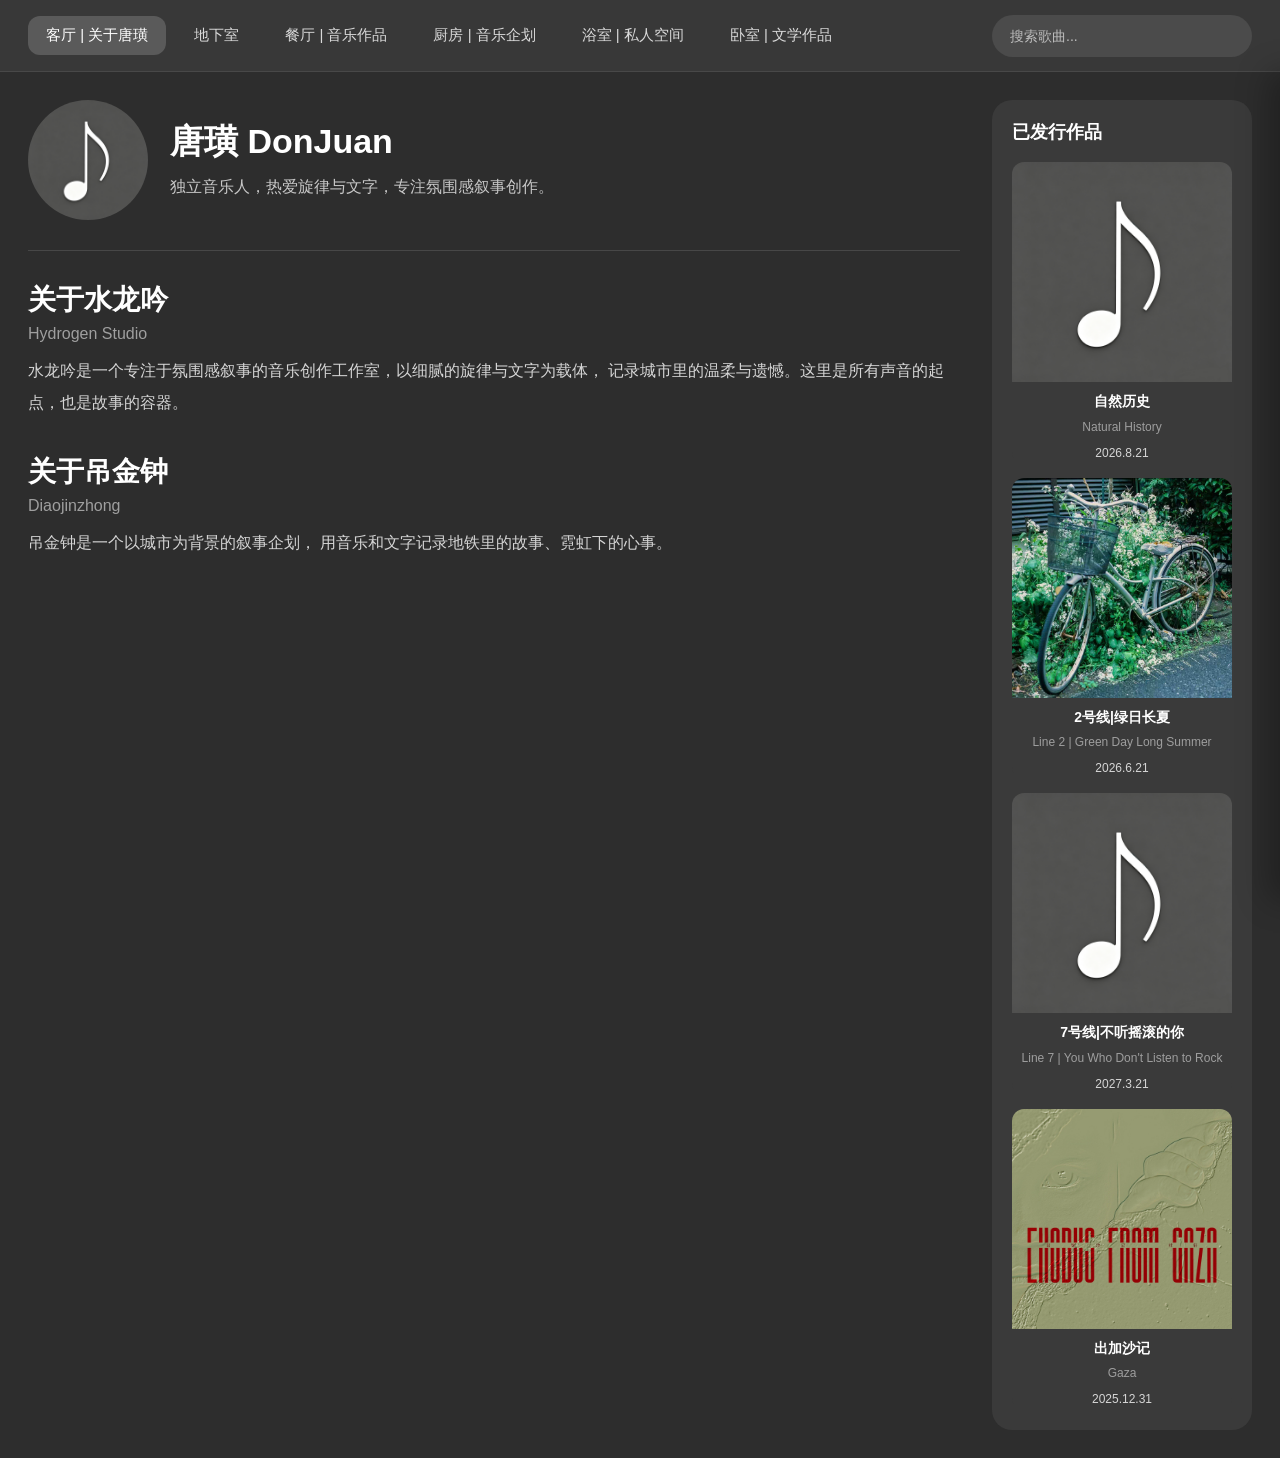
<file: donjuan/index.html>
<!DOCTYPE html>
<html lang="zh-CN">
<head>
<meta charset="UTF-8">
<meta name="viewport" content="width=device-width, initial-scale=1.0">

<title>唐璜 DonJuan</title>

<link rel="stylesheet" href="style.css">
</head>

<body>

<header class="top-header">

    <nav class="top-nav">

        <div class="nav-item active" onclick="switchTab('home')">
            客厅 | 关于唐璜
        </div>

        <div class="nav-item" onclick="switchTab('playlist')">
            地下室
        </div>

        <div class="nav-item work-nav-container" onclick="switchTab('work')">
            餐厅 | 音乐作品

            <div class="work-dropdown">
                <div class="dropdown-item multi-filter" data-type="all">全部作品</div>
                <div class="dropdown-item multi-filter" data-type="album">专辑</div>
                <div class="dropdown-item multi-filter" data-type="ep">EP</div>
                <div class="dropdown-item multi-filter" data-type="single">单曲</div>
            </div>
        </div>

        <div class="nav-item" onclick="switchTab('project')">
            厨房 | 音乐企划
        </div>

        <div class="nav-item" onclick="switchTab('private')">
            浴室 | 私人空间
        </div>

        <div class="nav-item" onclick="switchTab('literature')">
            卧室 | 文学作品
        </div>

    </nav>

    <div class="search-box">

        <input
            type="text"
            id="search-input"
            class="search-input"
            placeholder="搜索歌曲..."
            oninput="searchSong()"
        >

        <div
            id="search-result"
            class="search-result"
        ></div>

    </div>

</header>

<!-- 首页 -->
<div id="page-home" class="page active">

    <div class="container home-container">

        <div class="home-main">

            <section class="profile-section">

                <div class="profile-avatar">
                    <img src="picture/zhanweifu.png" alt="头像">
                </div>

                <div class="profile-info">
                    <h1 class="profile-name">唐璜 DonJuan</h1>

                    <div class="profile-bio">
                        <p>
                            独立音乐人，热爱旋律与文字，专注氛围感叙事创作。
                        </p>
                    </div>
                </div>

            </section>

            <hr class="home-divider">

            <section class="studio-section">
                <h2 class="studio-title">关于水龙吟</h2>
                <p class="studio-subtitle">Hydrogen Studio</p>

                <p class="studio-desc">
                    水龙吟是一个专注于氛围感叙事的音乐创作工作室，以细腻的旋律与文字为载体，
                    记录城市里的温柔与遗憾。这里是所有声音的起点，也是故事的容器。
                </p>
            </section>

            <section class="studio-section">
                <h2 class="studio-title">关于吊金钟</h2>
                <p class="studio-subtitle">Diaojinzhong</p>

                <p class="studio-desc">
                    吊金钟是一个以城市为背景的叙事企划，
                    用音乐和文字记录地铁里的故事、霓虹下的心事。
                </p>
            </section>

        </div>

        <!-- 右侧作品栏 -->
        <aside class="home-sidebar">

            <h3 class="sidebar-title">
                已发行作品
            </h3>

            <div class="sidebar-works" id="sidebar-works">
            </div>

        </aside>

    </div>
</div>

<!-- 曲序页 -->
<div id="page-playlist" class="page">

    <div class="container">

        <h2 class="section-title">
            地下室
        </h2>

        <div class="playlist-table">

            <div class="table-header">

                <div class="col-num">
                    DxV-编号
                </div>

                <div class="col-title">
                    中文名
                </div>

                <div class="col-en-title">
                    英文名
                </div>

                <div class="col-creation">
                    创作时间
                </div>

                <div class="col-age">
                    年龄
                </div>

                <div class="col-release">
                    发行时间
                </div>

                <div class="col-style">
                    风格
                </div>

                <div class="col-play">
                    播放
                </div>

                <div class="col-lyrics">
                    歌词详情
                </div>

            </div>

            <div id="playlist-body"></div>

        </div>

    </div>

</div>

<!-- 音乐作品页 -->
<div id="page-work" class="page">

    <div class="container">

        <h2 class="section-title">
            餐厅 | 音乐作品
        </h2>

        <section class="work-group">

            <div
                id="work-list"
                class="album-list"
            ></div>

        </section>

    </div>

</div>

<!-- 音乐企划 -->
<div id="page-project" class="page">

    <div class="container">
        <h2 class="section-title">
            厨房 | 音乐企划
        </h2>
    </div>

</div>

<!-- 私人空间 -->
<div id="page-private" class="page">

    <div class="container">
        <h2 class="section-title">
            浴室 | 私人空间
        </h2>
    </div>

</div>

<!-- 文学作品 -->
<div id="page-literature" class="page">

    <div class="container">
        <h2 class="section-title">
            卧室 | 文学作品
        </h2>
    </div>

</div>

<!-- 歌词侧栏 -->
<div id="lyrics-sidebar" class="lyrics-sidebar">

    <div class="lyrics-header">

        <h3 id="lyrics-title">
            歌词
        </h3>

        <button onclick="closeLyricsSidebar()">
            ×
        </button>

    </div>

    <div
        class="lyrics-body"
        id="lyrics-body"
    ></div>

</div>

<!-- 数据 -->
<script src="js/longzu.js"></script>
<script src="js/subway.js"></script>
<script src="js/playlist.js"></script>
<script src="js/lyrics.js"></script>
<script src="js/album.js"></script>

<!-- 主脚本 -->
<script src="script.js"></script>

</body>
</html>
</file>
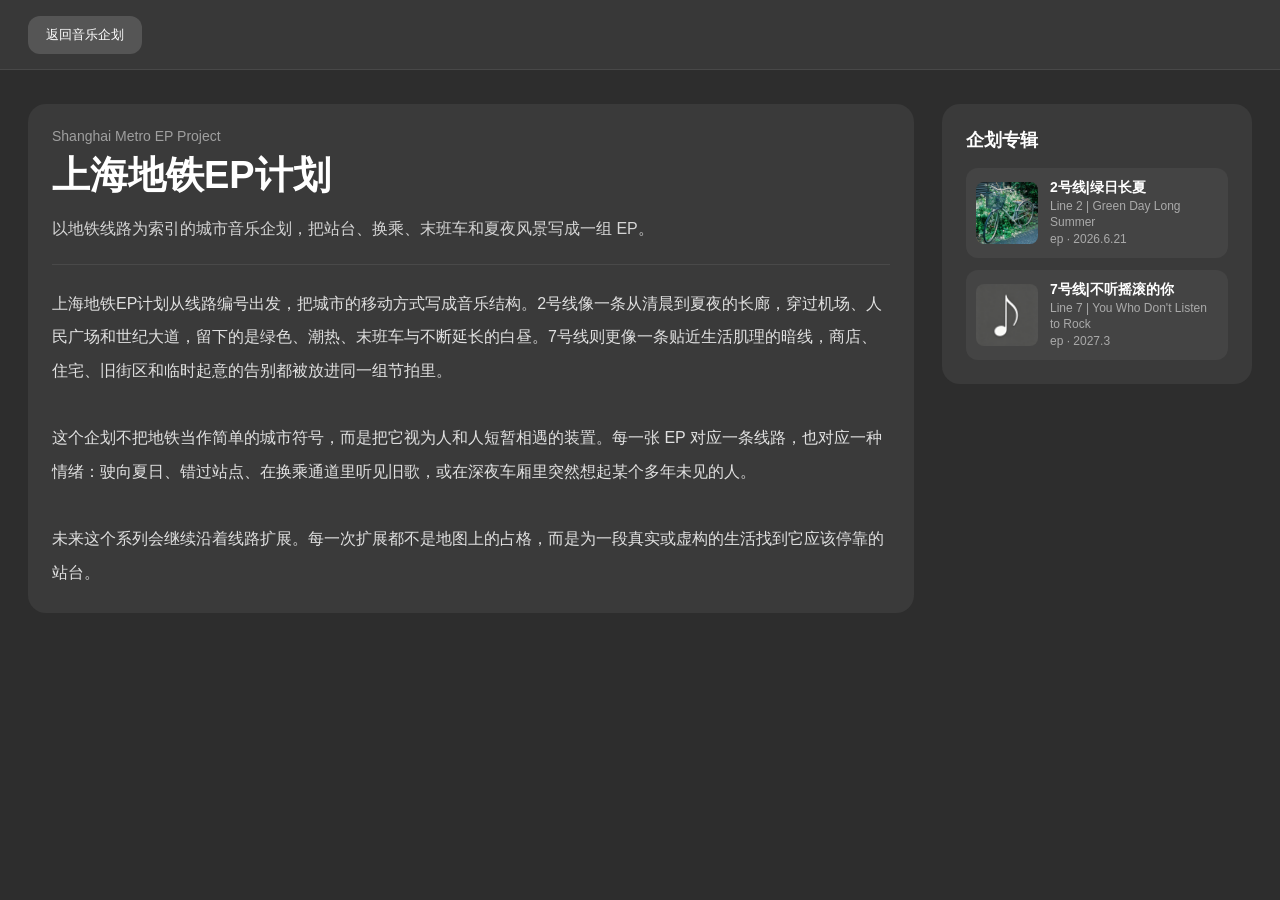
<file: project-detail.html>
<!DOCTYPE html>
<html lang="zh-CN">
<head>
<meta charset="UTF-8">
<meta name="viewport" content="width=device-width, initial-scale=1.0">

<title>音乐企划详情 - 唐璜 DonJuan</title>

<script>
if (localStorage.getItem("donjuan-theme") === "light") {
    document.documentElement.classList.add("theme-light-preload");
}
</script>

<link rel="stylesheet" href="style.css">
</head>

<body class="project-detail-page">

<header class="back-bar">
    <button class="mini-btn" onclick="location.href='index.html#page-project'">
        返回音乐企划
    </button>
</header>

<main class="project-detail-container">
    <article class="project-detail-main">
        <p id="project-detail-en" class="project-detail-en"></p>
        <h1 id="project-detail-title"></h1>
        <p id="project-detail-info"></p>
        <div id="project-detail-article" class="project-detail-article"></div>
    </article>

    <aside class="project-detail-sidebar">
        <h2>企划专辑</h2>
        <div id="project-detail-albums"></div>
    </aside>
</main>

<script src="js/album.js"></script>
<script src="js/project.js"></script>
<script src="js/theme.js"></script>
<script>
function getCoverPath(cover) {
    if (!cover || cover === "占位符") return "picture/zhanweifu.png";
    if (
        cover.startsWith("picture/") ||
        cover.startsWith("http://") ||
        cover.startsWith("https://")
    ) return cover;
    return `picture/${cover}`;
}

function renderProjectDetail() {
    const params = new URLSearchParams(location.search);
    const title = params.get("id");
    const project = (window.projects || [])
        .find(item => item.title === title) ||
        (window.projects || [])[0];

    if (!project) return;

    document.title = `${project.title} - 唐璜 DonJuan`;
    document.getElementById("project-detail-en").innerText =
        project.englishTitle || "";
    document.getElementById("project-detail-title").innerText =
        project.title || "";
    document.getElementById("project-detail-info").innerText =
        project.info || "";
    document.getElementById("project-detail-article").innerText =
        project.article || "暂无企划长文。";

    const albumWrap =
        document.getElementById("project-detail-albums");

    albumWrap.innerHTML = "";

    (project.albumTitles || [])
        .map(albumTitle =>
            (window.album || []).find(item => item.title === albumTitle)
        )
        .filter(Boolean)
        .forEach(item => {
            const row = document.createElement("a");
            row.className = "project-detail-album-card";
            row.href = `album-detail.html?id=${encodeURIComponent(item.title)}`;
            row.innerHTML = `
                <img src="${getCoverPath(item.cover)}" alt="${item.title}">
                <div>
                    <strong>${item.title}</strong>
                    <span>${item.englishTitle || ""}</span>
                    <small>${item.type || ""} · ${item.time || ""}</small>
                </div>
            `;
            albumWrap.appendChild(row);
        });
}

window.addEventListener("load", renderProjectDetail);
</script>

</body>
</html>
</file>
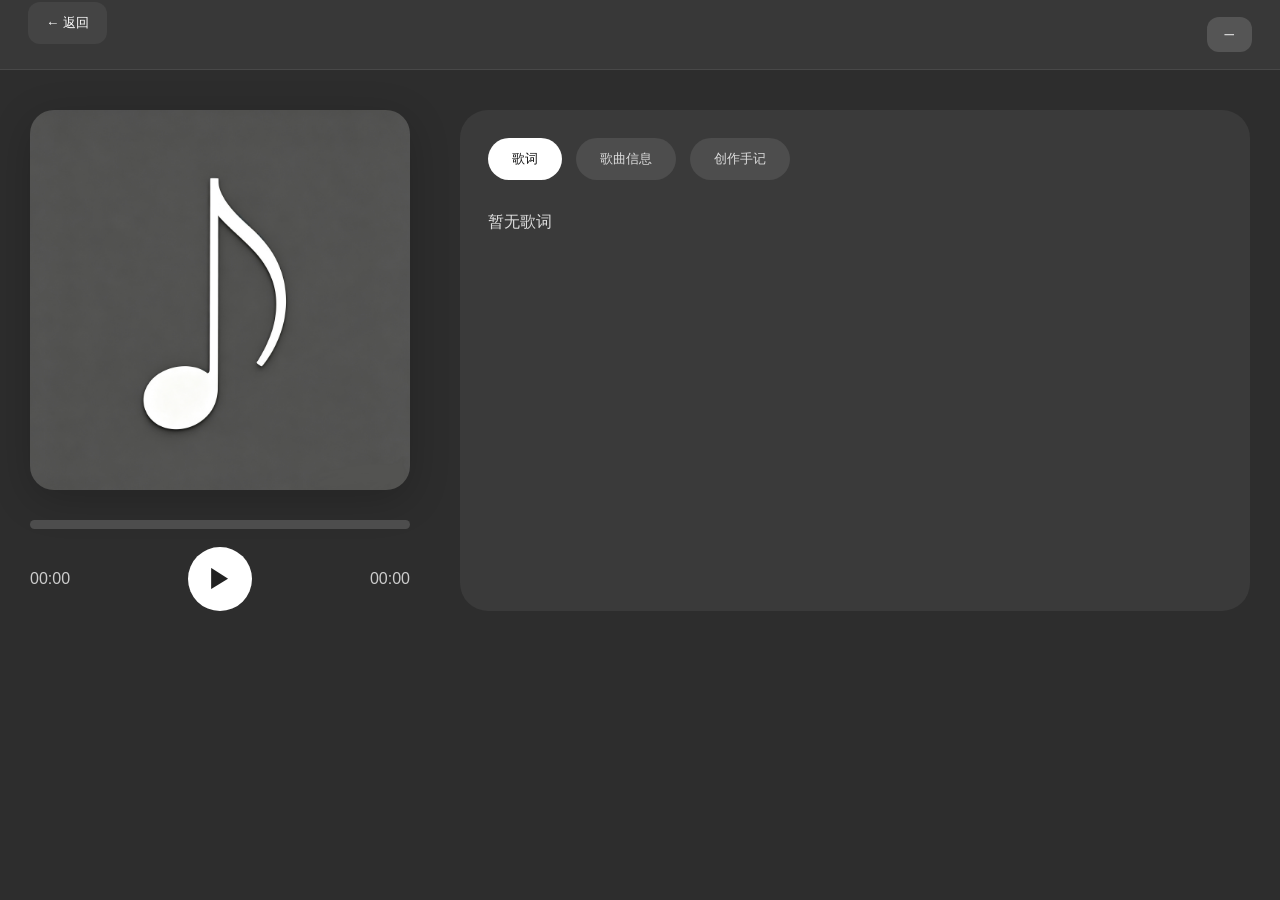
<file: donjuan/detail.html>
<!DOCTYPE html>
<html lang="zh-CN">
<head>
<meta charset="UTF-8">
<meta
    name="viewport"
    content="width=device-width, initial-scale=1.0"
>

<title>歌曲详情</title>

<link
    rel="stylesheet"
    href="style.css"
>
</head>

<body class="player-page">

<!-- 返回栏 -->
<div class="back-bar">

    <button
        class="back-btn"
        id="backBtn"
    >
        ← 返回
    </button>

    <button
        class="mini-btn"
        id="miniBtn"
    >
        ─
    </button>

</div>

<!-- 播放器 -->
<div
    class="detail-wrap"
    id="detailWrap"
>

    <!-- 左侧 -->
    <div class="detail-left">

        <div class="player-cover">

            <img
                id="song-cover"
                src="picture/zhanweifu.png"
                alt="cover"
            >

        </div>

        <div class="player-controls">

            <div class="progress-bar">

                <div
                    class="progress-fill"
                    id="progress"
                ></div>

            </div>

            <div class="control-row">

                <span id="cur">
                    00:00
                </span>

                <button
                    id="playBtn"
                    class="play-toggle"
                >
                    ▶
                </button>

                <span id="dur">
                    00:00
                </span>

            </div>

        </div>

    </div>

    <!-- 右侧 -->
    <div class="detail-right">

        <div class="tab-buttons">

            <button
                class="tab-btn active"
                onclick="switchTabDetail('lyrics')"
            >
                歌词
            </button>

            <button
                class="tab-btn"
                onclick="switchTabDetail('info')"
            >
                歌曲信息
            </button>

            <button
                class="tab-btn"
                onclick="switchTabDetail('note')"
            >
                创作手记
            </button>

        </div>

        <!-- 歌词 -->
        <div
            id="tab-lyrics"
            class="tab-content active"
        >

            <div
                class="lyrics-box"
                id="lyrics-content"
            ></div>

        </div>

        <!-- 信息 -->
        <div
            id="tab-info"
            class="tab-content"
        >

            <div class="info-box">

                <p>
                    <strong>歌曲：</strong>
                    <span id="song-title"></span>
                </p>

                <p>
                    <strong>歌手：</strong>
                    唐璜 DonJuan
                </p>

                <p>
                    <strong>时长：</strong>
                    <span id="song-duration"></span>
                </p>

                <p>
                    <strong>信息：</strong>
                    <span id="song-info"></span>
                </p>

            </div>

        </div>

        <!-- 手记 -->
        <div
            id="tab-note"
            class="tab-content"
        >

            <div
                id="song-note"
                class="note-box"
            ></div>

        </div>

    </div>

</div>

<!-- mini player -->
<div
    class="mini-player"
    id="miniPlayer"
>

    <button
        id="miniPlayBtn"
        class="mini-play-btn"
    >
        ▶
    </button>

    <div class="mini-song-info">

        <div id="miniSongTitle">
            未播放
        </div>

        <div class="mini-progress">

            <div
                id="miniProgress"
                class="mini-progress-fill"
            ></div>

        </div>

    </div>

</div>

<audio id="audio"></audio>

<!-- 数据 -->
<script src="js/playlist.js"></script>
<script src="js/lyrics.js"></script>

<script>

/* ==========================
   参数
========================== */

const params =
    new URLSearchParams(
        location.search
    );

const title =
    params.get("title");

/* ==========================
   数据读取
========================== */

let currentSong =
    window.playlist?.find(
        item =>
            item.title === title
    );

let lyric =
    window.lyricsData?.find(
        item =>
            item.title === title
    );

const DEFAULT_COVER =
    "picture/zhanweifu.png";

const TEST_AUDIO =
    "music/summer.mp3";

function getCoverPath(cover) {

    if (
        !cover ||
        cover === "占位符"
    ) {
        return DEFAULT_COVER;
    }

    if (
        cover.startsWith("picture/") ||
        cover.startsWith("http://") ||
        cover.startsWith("https://")
    ) {
        return cover;
    }

    return "picture/" + cover;
}

/* ==========================
   DOM
========================== */

const audio =
    document.getElementById(
        "audio"
    );

const playBtn =
    document.getElementById(
        "playBtn"
    );

const miniPlayBtn =
    document.getElementById(
        "miniPlayBtn"
    );

const progress =
    document.getElementById(
        "progress"
    );

const progressBar =
    document.querySelector(
        ".progress-bar"
    );

const miniProgress =
    document.getElementById(
        "miniProgress"
    );

/* ==========================
   初始化
========================== */

if (currentSong) {

    document.getElementById(
        "song-title"
    ).innerText =
        currentSong.title;

    document.getElementById(
        "miniSongTitle"
    ).innerText =
        currentSong.title;

    document.getElementById(
        "song-duration"
    ).innerText =
        currentSong.duration ||
        "00:00";

    document.getElementById(
        "song-cover"
    ).src =
        getCoverPath(
            currentSong.cover
        );

    audio.src =
        currentSong.audio ||
        TEST_AUDIO;
}

/* 歌词 */

document.getElementById(
    "lyrics-content"
).innerText =
    lyric?.lyrics ||
    "暂无歌词";

document.getElementById(
    "song-info"
).innerText =
    lyric?.info ||
    "暂无信息";

document.getElementById(
    "song-note"
).innerText =
    lyric?.note ||
    "暂无创作手记";

/* ==========================
   播放器
========================== */

function fmt(t) {

    if (isNaN(t))
        return "00:00";

    const m =
        String(
            Math.floor(t / 60)
        ).padStart(2, "0");

    const s =
        String(
            Math.floor(t % 60)
        ).padStart(2, "0");

    return `${m}:${s}`;
}

audio.onloadedmetadata =
    () => {

        document.getElementById(
            "dur"
        ).innerText =
            fmt(audio.duration);
    };

audio.ontimeupdate =
    () => {

        updateProgress();
    };

function updateProgress() {

        document.getElementById(
            "cur"
        ).innerText =
            fmt(audio.currentTime);

        if (
            audio.duration
        ) {

            const percent =
                audio.currentTime /
                audio.duration *
                100;

            progress.style.width =
                percent + "%";

            miniProgress.style.width =
                percent + "%";
        }
}

function seekByClientX(clientX) {

    if (!audio.duration)
        return;

    const rect =
        progressBar.getBoundingClientRect();

    const ratio =
        Math.min(
            1,
            Math.max(
                0,
                (clientX - rect.left) / rect.width
            )
        );

    audio.currentTime =
        audio.duration * ratio;

    updateProgress();
}

let isSeeking =
    false;

progressBar.addEventListener(
    "pointerdown",
    e => {

        isSeeking =
            true;

        progressBar.setPointerCapture(
            e.pointerId
        );

        seekByClientX(
            e.clientX
        );
    }
);

progressBar.addEventListener(
    "pointermove",
    e => {

        if (!isSeeking)
            return;

        seekByClientX(
            e.clientX
        );
    }
);

progressBar.addEventListener(
    "pointerup",
    e => {

        isSeeking =
            false;

        progressBar.releasePointerCapture(
            e.pointerId
        );
    }
);

progressBar.addEventListener(
    "pointercancel",
    () => {

        isSeeking =
            false;
    }
);

function togglePlay() {

    if (audio.paused) {

        audio.play();

        playBtn.innerText =
            "⏸";

        miniPlayBtn.innerText =
            "⏸";

    } else {

        audio.pause();

        playBtn.innerText =
            "▶";

        miniPlayBtn.innerText =
            "▶";
    }
}

playBtn.onclick =
    togglePlay;

miniPlayBtn.onclick =
    togglePlay;

/* ==========================
   返回
========================== */

document.getElementById(
    "backBtn"
).onclick =
    () => {

        history.back();
    };

/* ==========================
   tab
========================== */

function switchTabDetail(tab) {

    document
    .querySelectorAll(
        ".tab-content"
    )
    .forEach(
        el =>
            el.classList.remove(
                "active"
            )
    );

    document
    .querySelectorAll(
        ".tab-btn"
    )
    .forEach(
        el =>
            el.classList.remove(
                "active"
            )
    );

    document
    .getElementById(
        "tab-" + tab
    )
    .classList.add(
        "active"
    );

    event.target
    .classList.add(
        "active"
    );
}

/* ==========================
   mini player
========================== */

document.getElementById(
    "miniBtn"
).onclick =
    () => {

        document
        .getElementById(
            "detailWrap"
        )
        .classList.add(
            "is-minimized"
        );

        document
        .getElementById(
            "miniPlayer"
        )
        .classList.add(
            "show"
        );
    };

document.getElementById(
    "miniPlayer"
).onclick =
    e => {

        if (
            e.target.id ===
            "miniPlayBtn"
        ) return;

        document
        .getElementById(
            "detailWrap"
        )
        .classList.remove(
            "is-minimized"
        );

        document
        .getElementById(
            "miniPlayer"
        )
        .classList.remove(
            "show"
        );
    };

</script>

</body>
</html>
</file>
<file: donjuan/style.css>
/* =========================================
   RESET
========================================= */

*{
    margin:0;
    padding:0;
    box-sizing:border-box;
}

html{
    scroll-behavior:smooth;
}

body{
    font-family:
        "PingFang SC",
        "Microsoft YaHei",
        "SimHei",
        sans-serif;

    background:#2d2d2d;
    color:#fff;

    min-height:100vh;
    overflow-x:hidden;

    padding-top:72px;
}

/* =========================================
   通用
========================================= */

.page{
    display:none;
}

.page.active{
    display:block;
}

.container{
    width:100%;
    max-width:1280px;
    margin:0 auto;
    padding:28px;
}

.section-title{
    font-size:30px;
    font-weight:700;
    margin-bottom:24px;
    color:#fff;
}

img{
    display:block;
    max-width:100%;
}

button{
    outline:none;
}

/* =========================================
   顶部导航
========================================= */

.top-header{
    position:fixed;
    top:0;
    left:0;

    width:100%;
    height:72px;

    background:#383838;

    display:flex;
    align-items:center;
    justify-content:space-between;

    padding:0 28px;

    border-bottom:1px solid rgba(255,255,255,.08);

    z-index:9999;
}

.top-nav{
    display:flex;
    align-items:center;
    gap:10px;
}

.nav-item{
    position:relative;

    padding:10px 18px;

    border-radius:12px;

    cursor:pointer;

    transition:.25s ease;

    font-size:15px;
    color:#d9d9d9;

    white-space:nowrap;
}

.nav-item:hover{
    background:#4b4b4b;
}

.nav-item.active{
    background:#5a5a5a;
    color:#fff;
}

/* =========================================
   搜索
========================================= */

.search-box{
    width:260px;
    position:relative;
}

.search-input{
    width:100%;
    height:42px;

    border:none;
    border-radius:999px;

    padding:0 18px;

    background:#4b4b4b;
    color:#fff;

    font-size:14px;
}

.search-input::placeholder{
    color:#bcbcbc;
}

.search-input:focus{
    outline:none;
}

.search-result{
    position:absolute;
    top:52px;
    left:0;

    width:100%;
    max-height:430px;

    background:#444;

    border-radius:14px;

    overflow:auto;

    display:none;

    box-shadow:
        0 10px 30px rgba(0,0,0,.25);

    z-index:999;
}

.search-result-item{
    display:flex;
    align-items:center;

    gap:12px;

    padding:12px 16px;

    cursor:pointer;

    transition:.2s;
}

.search-result-item:hover{
    background:#555;
}

.search-result-item img{
    width:42px;
    height:42px;

    border-radius:8px;
    object-fit:cover;
    flex-shrink:0;
}

.search-result-text{
    min-width:0;
}

.search-result-text strong{
    display:block;
    color:#fff;
    font-size:14px;
    line-height:1.4;
    overflow:hidden;
    text-overflow:ellipsis;
    white-space:nowrap;
}

.search-result-text span,
.en-search{
    color:#999;
    font-size:12px;
    line-height:1.5;
}

.search-empty{
    padding:14px 16px;
    color:#bcbcbc;
    font-size:14px;
}

/* =========================================
   首页（客厅）
========================================= */

.home-container{
    display:grid;

    grid-template-columns:
        minmax(0,1fr)
        260px;

    gap:32px;
}

/* 左侧主体 */

.home-main{
    min-width:0;
}

/* 个人信息 */

.profile-section{
    display:flex;
    align-items:center;
    gap:22px;

    margin-bottom:28px;
}

.profile-avatar{
    width:120px;
    height:120px;

    border-radius:50%;
    overflow:hidden;

    flex-shrink:0;
}

.profile-avatar img{
    width:100%;
    height:100%;
    object-fit:cover;
}

.profile-name{
    font-size:34px;
    margin-bottom:8px;
}

.profile-bio p{
    color:#c7c7c7;
    line-height:1.8;
}

/* 分隔线 */

.home-divider{
    border:none;
    border-top:
        1px solid rgba(255,255,255,.12);

    margin:30px 0;
}

/* studio */

.studio-section{
    margin-bottom:34px;
}

.studio-title{
    font-size:28px;
    margin-bottom:6px;
}

.studio-subtitle{
    color:#9f9f9f;
    margin-bottom:12px;
}

.studio-desc{
    color:#d5d5d5;
    line-height:2;
}

/* =========================================
   首页右侧 sidebar
========================================= */

.home-sidebar{
    position:sticky;
    top:96px;

    background:#3a3a3a;

    border-radius:20px;

    padding:20px;

    height:fit-content;
}

.sidebar-title{
    font-size:18px;
    margin-bottom:18px;
}

.sidebar-works{
    display:flex;
    flex-direction:column;
    gap:14px;
}

/* =========================================
   地下室 table
========================================= */

.playlist-table{
    width:100%;

    background:#3a3a3a;

    border-radius:18px;

    overflow:hidden;
}

.table-header,
.table-row{
    display:grid;

    grid-template-columns:
        96px
        minmax(150px,1.3fr)
        minmax(140px,1fr)
        110px
        70px
        110px
        110px
        72px
        92px;

    align-items:center;

    gap:12px;

    padding:18px 24px;
}

.table-header{
    background:#474747;
    font-weight:700;
}

.table-row{
    border-bottom:
        1px solid rgba(255,255,255,.06);

    transition:.2s;
}

.col-play,
.col-lyrics{
    text-align:center;
}

.icon-action-btn{
    width:34px;
    height:34px;
    border:none;
    border-radius:50%;
    background:#505050;
    color:#fff;
    cursor:pointer;
    font-size:15px;
    line-height:34px;
    transition:.2s;
}

.icon-action-btn:hover{
    background:#fff;
    color:#222;
    transform:translateY(-1px);
}

/* =========================================
   作品页
========================================= */

.album-list{
    display:grid;
    grid-template-columns:
        repeat(
            auto-fill,
            minmax(220px,1fr)
        );
    gap:18px;
}

/* 卡片 */

.album-card{
    display:flex;
    flex-direction:column;

    background:#3a3a3a;

    border-radius:14px;

    overflow:hidden;

    cursor:pointer;

    transition:.25s ease;
}

.album-card:hover{
    background:#454545;
    transform:translateY(-2px);
}

.album-card-cover{
    width:100%;
    aspect-ratio:1/1;
    object-fit:cover;
}

.album-card-info{
    padding:14px;
    min-width:0;
}

.album-card-info h3{
    font-size:18px;
    margin-bottom:6px;
    line-height:1.4;
}

.album-card-en{
    color:#9e9e9e;
    font-size:13px;
    line-height:1.5;
    min-height:20px;
    margin-bottom:6px;
}

.album-card-time{
    color:#d6d6d6;
    font-size:13px;
    line-height:1.5;
}

.album-card.compact{
    border-radius:12px;
}

.album-card.compact .album-card-info{
    padding:10px 6px 2px;
}

.album-card.compact .album-card-info h3{
    font-size:14px;
    text-align:center;
}

.album-card.compact .album-card-en,
.album-card.compact .album-card-time{
    text-align:center;
    font-size:12px;
}

/* 空状态 */

.empty-works{
    text-align:center;

    background:#3a3a3a;

    border-radius:18px;

    padding:50px;

    color:#aaa;
}

/* =========================================
   首页歌词侧栏
========================================= */

.lyrics-sidebar{
    position:fixed;
    top:72px;
    right:0;
    width:360px;
    max-width:100vw;
    height:calc(100vh - 72px);
    background:#3a3a3a;
    box-shadow:-12px 0 30px rgba(0,0,0,.28);
    transform:translateX(100%);
    transition:.25s ease;
    z-index:10000;
    display:flex;
    flex-direction:column;
    pointer-events:auto;
}

.lyrics-sidebar.show{
    transform:translateX(0);
}

.lyrics-header{
    display:flex;
    align-items:center;
    justify-content:space-between;
    gap:16px;
    padding:18px 20px;
    border-bottom:1px solid rgba(255,255,255,.08);
}

.lyrics-header h3{
    font-size:18px;
}

.lyrics-header button{
    border:none;
    background:#555;
    color:#fff;
    width:34px;
    height:34px;
    border-radius:50%;
    cursor:pointer;
}

.lyrics-body{
    padding:20px;
    overflow:auto;
    white-space:pre-line;
    color:#e0e0e0;
    line-height:2;
}

/* =========================================
   下拉菜单
========================================= */

.work-nav-container{
    position:relative;
}

.work-dropdown{
    position:absolute;

    top:58px;
    left:0;

    width:180px;

    background:#444;

    border-radius:16px;

    overflow:hidden;

    display:none;
    flex-direction:column;

    box-shadow:
        0 12px 30px rgba(0,0,0,.22);
}

.work-nav-container:hover
.work-dropdown{
    display:flex;
}

.dropdown-item{
    padding:12px 16px;
    cursor:pointer;
    transition:.2s;
}

.dropdown-item:hover{
    background:#555;
}

.dropdown-item.multi-filter.active{
    background:#666;
}
/* =========================================
   album-detail 页面
========================================= */

.album-detail-container{
    max-width:1200px;
    margin:0 auto;
}

.back-btn{
    border:none;
    background:#444;

    color:#fff;

    padding:12px 18px;

    border-radius:12px;

    cursor:pointer;

    transition:.2s;

    margin-bottom:24px;
}

.back-btn:hover{
    background:#555;
}

.album-detail-header{
    display:flex;
    align-items:flex-start;
    gap:40px;

    margin-bottom:36px;
}

.detail-cover{
    width:260px;
    flex-shrink:0;
}

.detail-cover img{
    width:100%;
    aspect-ratio:1/1;

    object-fit:cover;

    border-radius:22px;
}

.detail-info{
    flex:1;
}

.detail-info h2{
    font-size:42px;
    margin-bottom:10px;
}

.detail-info p{
    color:#d7d7d7;
    line-height:2;
    font-size:16px;
}

.album-tracklist h3{
    font-size:26px;
    margin-bottom:20px;
}

.album-track .table-header,
.album-track .table-row{
    grid-template-columns:
        70px
        150px
        1fr
        1fr
        100px
        90px;
}

/* =========================================
   detail.html 播放页
========================================= */

.player-page{
    background:#2d2d2d;
    color:#fff;

    padding-top:0;
}

.back-bar{
    position:sticky;
    top:0;

    height:70px;

    background:#383838;

    display:flex;
    align-items:center;
    justify-content:space-between;

    padding:0 28px;

    border-bottom:
        1px solid rgba(255,255,255,.08);

    z-index:999;
}

.mini-btn{
    border:none;

    background:#555;
    color:#fff;

    padding:10px 18px;

    border-radius:12px;

    cursor:pointer;
}

.detail-wrap{
    display:flex;
    gap:50px;

    max-width:1400px;
    margin:0 auto;

    padding:40px 30px 120px;
}

/* 左侧 */

.detail-left{
    width:380px;
    flex-shrink:0;
}

.detail-wrap.is-minimized .detail-left{
    display:none;
}

.detail-wrap.is-minimized{
    max-width:1000px;
}

.player-cover{
    width:100%;
}

.player-cover img{
    width:100%;
    aspect-ratio:1/1;

    border-radius:24px;

    object-fit:cover;

    box-shadow:
        0 10px 40px rgba(0,0,0,.2);
}

/* 播放器 */

.player-controls{
    margin-top:30px;
}

.progress-bar{
    width:100%;
    height:9px;

    border-radius:999px;

    background:#4d4d4d;

    overflow:hidden;
    cursor:pointer;
    touch-action:none;
}

.progress-fill{
    width:0%;
    height:100%;

    background:#fff;

    transition:width .12s;
    pointer-events:none;
}

.control-row{
    display:flex;
    align-items:center;
    justify-content:space-between;

    margin-top:18px;
}

.play-toggle{
    width:64px;
    height:64px;

    border:none;
    border-radius:50%;

    background:#fff;
    color:#222;

    font-size:26px;

    cursor:pointer;

    flex-shrink:0;
}

#cur,
#dur{
    color:#ccc;
}

/* 右侧 */

.detail-right{
    flex:1;

    background:#3a3a3a;

    border-radius:28px;

    padding:28px;
}

/* =========================================
   tab
========================================= */

.tab-buttons{
    display:flex;
    gap:14px;

    margin-bottom:26px;
}

.tab-btn{
    border:none;

    background:#4d4d4d;

    color:#ddd;

    border-radius:999px;

    padding:12px 24px;

    cursor:pointer;

    transition:.2s;
}

.tab-btn:hover{
    background:#5a5a5a;
}

.tab-btn.active{
    background:#fff;
    color:#111;
}

.tab-content{
    display:none;
}

.tab-content.active{
    display:block;
}

.lyrics-box,
.info-box,
.note-box{
    line-height:2;
    color:#ddd;

    white-space:pre-wrap;
    word-break:break-word;

    max-height:70vh;
    overflow-y:auto;

    padding-right:6px;
}

.lyrics-box::-webkit-scrollbar,
.info-box::-webkit-scrollbar,
.note-box::-webkit-scrollbar{
    width:6px;
}

.lyrics-box::-webkit-scrollbar-thumb,
.info-box::-webkit-scrollbar-thumb,
.note-box::-webkit-scrollbar-thumb{
    background:#666;
    border-radius:999px;
}

/* =========================================
   mini player
========================================= */

.mini-player{
    position:fixed;

    left:50%;
    transform:translateX(-50%);

    bottom:-120px;

    width:min(1200px,92vw);
    height:86px;

    background:
        rgba(58,58,58,.96);

    border:
        1px solid rgba(255,255,255,.08);

    border-radius:24px;

    backdrop-filter:blur(18px);

    display:flex;
    align-items:center;

    gap:20px;

    padding:0 24px;

    z-index:9999;

    transition:.35s ease;
}

.mini-player.show{
    bottom:20px;
}

.mini-play-btn{
    width:54px;
    height:54px;

    border:none;
    border-radius:50%;

    background:#fff;
    color:#111;

    font-size:18px;

    cursor:pointer;

    flex-shrink:0;
}

.mini-song-info{
    flex:1;
    min-width:0;
}

#miniSongTitle{
    font-size:15px;
    font-weight:600;

    margin-bottom:12px;

    overflow:hidden;
    text-overflow:ellipsis;
    white-space:nowrap;
}

.mini-progress{
    width:100%;
    height:5px;

    background:#5a5a5a;

    border-radius:999px;

    overflow:hidden;
}

.mini-progress-fill{
    width:0%;
    height:100%;

    background:#fff;
}

/* =========================================
   文学作品
========================================= */

.literature-section{
    margin-bottom:50px;
}

.literature-subtitle{
    font-size:26px;

    margin-bottom:20px;

    padding-left:12px;

    border-left:
        4px solid #666;
}

.literature-item{
    margin-bottom:28px;
}

.literature-title{
    font-size:20px;
    margin-bottom:10px;
}

.literature-desc{
    color:#d5d5d5;
    line-height:2;
}

/* =========================================
   手机端
========================================= */

@media screen and (max-width:768px){

    body{
        padding-top:120px;
    }

    .container{
        padding:18px;
    }

    /* 顶栏 */

    .top-header{
        height:auto;

        flex-direction:column;
        align-items:stretch;

        gap:12px;

        padding:14px;
    }

    .top-nav{
        display:flex;
        flex-direction:column;
        gap:10px;
    }

    .nav-item{
        text-align:center;
        padding:12px 10px;

        font-size:14px;
    }

    .search-box{
        width:100%;
    }

    /* 首页 */

    .home-container{
        grid-template-columns:1fr;
    }

    .home-sidebar{
        position:static;
    }

    .sidebar-works{
        display:flex;
        flex-direction:column;
    }

    .profile-section{
        flex-direction:column;
        text-align:center;
    }

    .profile-avatar{
        width:90px;
        height:90px;
    }

    .profile-name{
        font-size:28px;
    }

    /* 地下室曲序 */

    .playlist-table{
        background:transparent;
        border-radius:0;
        overflow:visible;
    }

    .table-header{
        display:none;
    }

    .table-row{
        display:flex;
        flex-direction:column;
        align-items:stretch;
        gap:10px;
        min-width:0;
        padding:16px;
        margin-bottom:14px;
        background:#3a3a3a;
        border-radius:14px;
        border-bottom:none;
    }

    .table-row > div{
        display:flex;
        align-items:flex-start;
        justify-content:space-between;
        gap:18px;
        text-align:right;
        line-height:1.6;
    }

    .table-row > div::before{
        color:#9f9f9f;
        flex-shrink:0;
        text-align:left;
    }

    .table-row .col-num::before{
        content:"DxV-编号";
    }

    .table-row .col-title::before{
        content:"中文名";
    }

    .table-row .col-en-title::before{
        content:"英文名";
    }

    .table-row .col-creation::before{
        content:"创作时间";
    }

    .table-row .col-age::before{
        content:"年龄";
    }

    .table-row .col-release::before{
        content:"发行时间";
    }

    .table-row .col-style::before{
        content:"风格";
    }

    .table-row .col-play::before{
        content:"播放";
    }

    .table-row .col-lyrics::before{
        content:"歌词详情";
    }

    .col-play,
    .col-lyrics{
        text-align:right;
    }

    /* 作品页 */

    .album-list{
        grid-template-columns:
            1fr;
        gap:14px;
    }

    .album-card-info h3{
        font-size:16px;
    }

    .album-card-en,
    .album-card-time{
        font-size:12px;
    }

    /* album detail */

    .album-detail-header{
        flex-direction:column;
        gap:22px;
    }

    .detail-cover{
        width:100%;
        max-width:260px;
    }

    .detail-info h2{
        font-size:30px;
    }

    /* detail 播放页 */

    .detail-wrap{
        flex-direction:column;
        gap:28px;

        padding:20px 16px 140px;
    }

    .detail-left{
        width:100%;
    }

    .player-cover{
        width:100%;
        max-width:320px;
        margin:0 auto;
    }

    .detail-right{
        width:100%;
        padding:22px;
        border-radius:18px;
    }

    .tab-buttons{
        flex-direction:column;
        gap:8px;
    }

    .tab-btn{
        flex:1;

        min-width:0;

        font-size:14px;

        padding:12px 10px;

        white-space:nowrap;
    }

    .lyrics-sidebar{
        top:120px;
        width:100%;
        height:calc(100vh - 120px);
    }

    .lyrics-box,
    .info-box,
    .note-box{
        font-size:15px;
        line-height:2;
    }

    .play-toggle{
        width:58px;
        height:58px;
    }

    /* mini */

    .mini-player{
        width:calc(100vw - 20px);
        height:74px;

        padding:0 16px;
    }

    .mini-player.show{
        bottom:10px;
    }

    .mini-play-btn{
        width:48px;
        height:48px;
    }

    #miniSongTitle{
        font-size:14px;
    }
}
</file>
<file: style.css>
/* =========================================
   RESET
========================================= */

*{
    margin:0;
    padding:0;
    box-sizing:border-box;
}

html{
    scroll-behavior:smooth;
}

body{
    font-family:
        "PingFang SC",
        "Microsoft YaHei",
        "SimHei",
        sans-serif;

    background:#2d2d2d;
    color:#fff;

    min-height:100vh;
    overflow-x:hidden;

    padding-top:72px;
}

html.theme-light-preload body,
body.theme-light{
    background:#f4f4f1;
    color:#222;
}

html.theme-light-preload body,
html.theme-light-preload .top-header,
html.theme-light-preload .back-bar,
html.theme-light-preload .search-result,
html.theme-light-preload .home-sidebar,
html.theme-light-preload .playlist-table,
html.theme-light-preload .album-card,
html.theme-light-preload .narrow-sidebar,
html.theme-light-preload .project-summary-card,
html.theme-light-preload .project-detail-block,
html.theme-light-preload .private-side,
html.theme-light-preload .friend-item,
html.theme-light-preload .lyrics-sidebar,
html.theme-light-preload .lyrics-drawer,
html.theme-light-preload .creation-map-panel,
html.theme-light-preload .creation-stage-shell,
html.theme-light-preload .detail-right,
html.theme-light-preload .album-detail-container,
html.theme-light-preload .project-detail-main,
html.theme-light-preload .project-detail-sidebar,
html.theme-light-preload .mini-player{
    background:#ffffff;
    color:#222;
}

html.theme-light-preload .site-frame{
    background:#f4f4f1;
}

body.theme-light,
body.theme-light h1,
body.theme-light h2,
body.theme-light h3,
body.theme-light h4,
body.theme-light strong,
body.theme-light span,
body.theme-light div,
body.theme-light button{
    color:#222;
}

body.theme-light .top-header,
body.theme-light .back-bar{
    background:#ffffff;
    border-bottom-color:rgba(0,0,0,.08);
}

body.theme-light .nav-item{
    color:#555;
}

body.theme-light .nav-item:hover{
    background:#eeeeea;
}

body.theme-light .nav-item.active,
body.theme-light .search-input,
body.theme-light .theme-toggle,
body.theme-light .mini-btn,
body.theme-light .back-btn,
body.theme-light .project-open-btn,
body.theme-light .map-secondary-btn,
body.theme-light .creation-stage-nav button,
body.theme-light .icon-action-btn,
body.theme-light .calendar-clear,
body.theme-light .friend-detail-header button,
body.theme-light .lyrics-header button,
body.theme-light .drawer-header button,
body.theme-light .tab-btn{
    background:#ffffff;
    color:#222;
}

body.theme-light .nav-item.active,
body.theme-light .tab-btn.active{
    background:#ffffff;
    color:#111;
    box-shadow:inset 0 0 0 1px rgba(0,0,0,.12);
}

body.theme-light .icon-action-btn:hover,
body.theme-light .calendar-clear:hover,
body.theme-light .friend-detail-header button:hover,
body.theme-light .lyrics-header button:hover,
body.theme-light .drawer-header button:hover,
body.theme-light .tab-btn:hover{
    background:#ffffff;
    color:#111;
}

body.theme-light .search-input::placeholder{
    color:#7e7e7e;
}

body.theme-light .search-result,
body.theme-light .home-sidebar,
body.theme-light .playlist-table,
body.theme-light .album-card,
body.theme-light .narrow-sidebar,
body.theme-light .project-summary-card,
body.theme-light .project-detail-block,
body.theme-light .private-side,
body.theme-light .friend-item,
body.theme-light .lyrics-sidebar,
body.theme-light .lyrics-drawer,
body.theme-light .drawer-header,
body.theme-light .drawer-content,
body.theme-light .creation-map-panel,
body.theme-light .creation-stage-shell,
body.theme-light .detail-cover,
body.theme-light .detail-info,
body.theme-light .detail-right,
body.theme-light .album-detail-container,
body.theme-light .project-detail-main,
body.theme-light .project-detail-sidebar{
    background:#ffffff;
    color:#222;
}

body.theme-light .table-header,
body.theme-light .project-album-row,
body.theme-light .project-detail-album-card,
body.theme-light .calendar-date,
body.theme-light .friend-detail-panel,
body.theme-light .creation-song-node,
body.theme-light .literature-card,
body.theme-light .mini-player{
    background:#efeee9;
    color:#222;
}

body.theme-light.player-page .mini-player,
body.theme-light.player-page.is-site-browsing .mini-player{
    background:#ffffff;
    color:#222;
    border-color:rgba(0,0,0,.12);
    box-shadow:0 -10px 30px rgba(0,0,0,.12);
}

body.theme-light.player-page .mini-progress{
    background:#d8d6cf;
}

body.theme-light.player-page .mini-progress-fill{
    background:#222;
}

body.theme-light.player-page .mini-play-btn{
    background:#222;
    color:#fff;
}

body.theme-light.player-page .mini-restore-btn{
    background:#ffffff;
    color:#222;
    box-shadow:inset 0 0 0 1px rgba(0,0,0,.12);
}

body.theme-light.player-page.is-unreleased-detail .detail-left{
    background:#ffffff;
    border-color:rgba(0,0,0,.12);
}

body.theme-light .lyrics-drawer-section h4,
body.theme-light .lyrics-drawer-section p{
    color:#222;
}

body.theme-light .search-group-title{
    color:#4a4a4a;
}

body.theme-light p,
body.theme-light a,
body.theme-light .profile-bio p,
body.theme-light .studio-desc,
body.theme-light .worldview-desc,
body.theme-light .project-info,
body.theme-light .literature-card p,
body.theme-light .friend-excerpt,
body.theme-light .lyrics-body,
body.theme-light .lyrics-box,
body.theme-light .info-box,
body.theme-light .note-box,
body.theme-light .drawer-content,
body.theme-light .detail-info p,
body.theme-light .project-detail-article,
body.theme-light #project-detail-info{
    color:#222;
}

body.theme-light .project-en,
body.theme-light .worldview-en,
body.theme-light .album-card-en,
body.theme-light .album-card-time,
body.theme-light .project-detail-en,
body.theme-light .project-detail-album-card span,
body.theme-light .project-detail-album-card small,
body.theme-light .creation-song-node small,
body.theme-light .search-result-text span,
body.theme-light .literature-card-time{
    color:#4a4a4a;
}

body.theme-light .album-card:hover,
body.theme-light .project-album-row:hover,
body.theme-light .project-detail-album-card:hover,
body.theme-light .friend-item:hover,
body.theme-light .creation-song-node:hover{
    background:#e7e5df;
}

body.theme-light .project-detail-album-card{
    color:#222;
}

body.theme-light .search-result-item:hover{
    background:#e7e5df;
}

body.theme-light .search-result-text strong{
    color:#111;
}

/* =========================================
   通用
========================================= */

.page{
    display:none;
}

.page.active{
    display:block;
}

.container{
    width:100%;
    max-width:1280px;
    margin:0 auto;
    padding:28px;
}

.section-title{
    font-size:30px;
    font-weight:700;
    margin-bottom:24px;
    color:#fff;
}

img{
    display:block;
    max-width:100%;
}

button{
    outline:none;
}

/* =========================================
   顶部导航
========================================= */

.top-header{
    position:fixed;
    top:0;
    left:0;

    width:100%;
    height:72px;

    background:#383838;

    display:flex;
    align-items:center;
    justify-content:flex-start;

    padding:0 28px;

    border-bottom:1px solid rgba(255,255,255,.08);

    z-index:9999;
}

.top-nav{
    display:flex;
    align-items:center;
    gap:10px;
    flex:1;
    min-width:0;
}

.nav-item{
    position:relative;

    min-width:92px;
    padding:9px 14px;

    border-radius:12px;

    cursor:pointer;

    transition:.25s ease;

    font-size:14px;
    color:#d9d9d9;

    white-space:nowrap;
    text-align:center;
    line-height:1.35;
}

.nav-item span{
    display:block;
}

.nav-item:hover{
    background:#4b4b4b;
}

.nav-item.active{
    background:#5a5a5a;
    color:#fff;
}

/* =========================================
   搜索
========================================= */

.search-box{
    width:230px;
    position:relative;
    margin-left:auto;
    margin-right:12px;
}

.search-input{
    width:100%;
    height:42px;

    border:none;
    border-radius:999px;

    padding:0 18px;

    background:#4b4b4b;
    color:#fff;

    font-size:14px;
}

.search-input::placeholder{
    color:#bcbcbc;
}

.search-input:focus{
    outline:none;
}

.theme-toggle{
    width:42px;
    height:42px;
    border:none;
    border-radius:50%;
    background:#4b4b4b;
    color:#fff;
    font-size:18px;
    line-height:42px;
    cursor:pointer;
    transition:.2s;
    flex-shrink:0;
}

.theme-toggle:hover{
    background:#fff;
    color:#222;
}

.search-result{
    position:absolute;
    top:52px;
    left:0;

    width:100%;
    max-height:430px;

    background:#444;

    border-radius:14px;

    overflow:auto;

    display:none;

    box-shadow:
        0 10px 30px rgba(0,0,0,.25);

    z-index:999;
}

.search-result-item{
    display:flex;
    align-items:center;

    gap:12px;

    padding:12px 16px;

    cursor:pointer;

    transition:.2s;
}

.search-result-item:hover{
    background:#555;
}

.search-result-item img{
    width:42px;
    height:42px;

    border-radius:8px;
    object-fit:cover;
    flex-shrink:0;
}

.search-result-text{
    min-width:0;
}

.search-result-text strong{
    display:block;
    color:#fff;
    font-size:14px;
    line-height:1.4;
    overflow:hidden;
    text-overflow:ellipsis;
    white-space:nowrap;
}

.search-result-text span,
.en-search{
    color:#999;
    font-size:12px;
    line-height:1.5;
}

.search-group-title{
    padding:12px 16px 6px;
    color:#cfcfcf;
    font-size:12px;
    letter-spacing:0;
}

.search-empty{
    padding:14px 16px;
    color:#bcbcbc;
    font-size:14px;
}

/* =========================================
   首页（客厅）
========================================= */

.home-container{
    display:grid;

    grid-template-columns:
        minmax(0,1fr)
        260px;

    gap:32px;
}

/* 左侧主体 */

.home-main{
    min-width:0;
}

/* 个人信息 */

.profile-section{
    display:flex;
    align-items:center;
    gap:22px;

    margin-bottom:28px;
}

.home-ticker{
    height:42px;
    margin-bottom:24px;
    overflow:hidden;
    border-top:1px solid rgba(255,255,255,.12);
    border-bottom:1px solid rgba(255,255,255,.12);
}

.home-ticker-lines{
    display:flex;
    flex-direction:column;
    animation:ticker-line 12s steps(4) infinite;
}

.home-ticker-lines span{
    height:42px;
    line-height:42px;
    color:#f0f0f0;
    font-size:15px;
}

@keyframes ticker-line{
    from{
        transform:translateY(0);
    }
    to{
        transform:translateY(-168px);
    }
}

.profile-avatar{
    width:120px;
    height:120px;

    border-radius:50%;
    overflow:hidden;

    flex-shrink:0;
}

.profile-avatar img{
    width:100%;
    height:100%;
    object-fit:cover;
}

.profile-name{
    font-size:34px;
    margin-bottom:8px;
}

.profile-bio p{
    color:#c7c7c7;
    line-height:1.8;
}

/* 分隔线 */

.home-divider{
    border:none;
    border-top:
        1px solid rgba(255,255,255,.12);

    margin:30px 0;
}

/* studio */

.studio-section,
.worldview-item{
    margin-bottom:34px;
}

.studio-title,
.worldview-title{
    font-size:28px;
    margin-bottom:6px;
}

.studio-subtitle,
.worldview-en{
    color:#9f9f9f;
    margin-bottom:12px;
}

.studio-desc,
.worldview-desc{
    color:#d5d5d5;
    line-height:2;
}

/* =========================================
   首页右侧 sidebar
========================================= */

.home-sidebar{
    position:sticky;
    top:96px;

    background:#3a3a3a;

    border-radius:20px;

    padding:20px;

    height:fit-content;
}

.sidebar-title{
    font-size:18px;
    margin-bottom:18px;
}

.sidebar-works{
    display:flex;
    flex-direction:column;
    gap:14px;
}

/* =========================================
   地下室 table
========================================= */

.playlist-table{
    width:100%;

    background:#3a3a3a;

    border-radius:18px;

    overflow:hidden;
}

.table-header,
.table-row{
    display:grid;

    grid-template-columns:
        96px
        minmax(150px,1.3fr)
        minmax(140px,1fr)
        110px
        70px
        110px
        110px
        72px
        92px;

    align-items:center;

    gap:12px;

    padding:18px 24px;
}

.table-header{
    background:#474747;
    font-weight:700;
}

.table-row{
    border-bottom:
        1px solid rgba(255,255,255,.06);

    transition:.2s;
}

.col-play,
.col-lyrics{
    text-align:center;
}

.icon-action-btn{
    width:34px;
    height:34px;
    border:none;
    border-radius:50%;
    background:#505050;
    color:#fff;
    cursor:pointer;
    font-size:15px;
    line-height:34px;
    transition:.2s;
}

.icon-action-btn:hover{
    background:#fff;
    color:#222;
    transform:translateY(-1px);
}

/* =========================================
   作品页
========================================= */

.album-list{
    display:grid;
    grid-template-columns:
        repeat(
            auto-fill,
            minmax(220px,1fr)
        );
    gap:18px;
}

/* 卡片 */

.album-card{
    position:relative;
    display:flex;
    flex-direction:column;

    background:#3a3a3a;

    border-radius:14px;

    overflow:hidden;

    cursor:pointer;

    transition:.25s ease;
}

.release-badge{
    position:absolute;
    top:10px;
    right:10px;
    z-index:2;
    display:inline-flex;
    align-items:center;
    width:12px;
    height:12px;
    min-height:0;
    padding:0;
    border-radius:999px;
    background:#6a6a6a;
    color:#fff;
    font-size:11px;
    line-height:1;
    white-space:nowrap;
}

.release-badge.inline{
    position:static;
    display:inline-flex;
    margin-right:8px;
    vertical-align:middle;
    flex-shrink:0;
}

.album-card.has-release-accent{
    border-top:4px solid transparent;
}

.album-card.has-release-accent.red{
    border-top-color:#b94040;
}

.album-card.has-release-accent.gold{
    border-top-color:#a87825;
}

.album-card.has-release-accent.green{
    border-top-color:#2f8a58;
}

.release-badge.red{
    background:#b94040;
}

.release-badge.gold{
    background:#a87825;
}

.release-badge.green{
    background:#2f8a58;
}

.release-badge.draft{
    background:#666;
}

.table-row.is-released.red{
    border-left:3px solid #b94040;
}

.table-row.is-released.gold{
    border-left:3px solid #a87825;
}

.table-row.is-released.green{
    border-left:3px solid #2f8a58;
}

.album-card:hover{
    background:#454545;
    transform:translateY(-2px);
}

.album-card-cover{
    width:100%;
    aspect-ratio:1/1;
    object-fit:cover;
}

.album-card-info{
    padding:14px;
    min-width:0;
}

.album-card-info h3{
    font-size:18px;
    margin-bottom:6px;
    line-height:1.4;
}

.album-card-en{
    color:#9e9e9e;
    font-size:13px;
    line-height:1.5;
    min-height:20px;
    margin-bottom:6px;
}

.album-card-time{
    color:#d6d6d6;
    font-size:13px;
    line-height:1.5;
}

.album-card.compact{
    border-radius:12px;
}

.album-card.compact .album-card-info{
    padding:10px 6px 2px;
}

.album-card.compact .album-card-info h3{
    font-size:14px;
    text-align:center;
}

.album-card.compact .album-card-en,
.album-card.compact .album-card-time{
    text-align:center;
    font-size:12px;
}

/* 空状态 */

.empty-works{
    text-align:center;

    background:#3a3a3a;

    border-radius:18px;

    padding:50px;

    color:#aaa;
}

/* =========================================
   双栏内容页
========================================= */

.split-layout{
    display:grid;
    grid-template-columns:180px minmax(0,1fr);
    gap:22px;
    align-items:start;
}

.narrow-sidebar{
    position:sticky;
    top:96px;
    background:#3a3a3a;
    border-radius:16px;
    padding:12px;
    display:flex;
    flex-direction:column;
    gap:8px;
}

.content-panel{
    min-width:0;
}

.side-check{
    display:flex;
    align-items:center;
    gap:10px;
    min-height:44px;
    padding:10px 12px;
    border-radius:10px;
    color:#e5e5e5;
    cursor:pointer;
    transition:.2s;
}

.side-check:hover{
    background:#464646;
}

.side-check input{
    width:16px;
    height:16px;
    accent-color:#fff;
}

.side-check span{
    font-size:14px;
    line-height:1.4;
}

/* =========================================
   企划页
========================================= */

.project-summary-grid{
    display:grid;
    grid-template-columns:repeat(3,minmax(0,1fr));
    gap:18px;
}

.project-summary-card,
.project-detail-block{
    background:#3a3a3a;
    border-radius:16px;
    padding:22px;
}

.project-summary-card{
    cursor:pointer;
    transition:.2s;
}

.project-summary-card:hover{
    background:#454545;
    transform:translateY(-2px);
}

.project-summary-card h3,
.project-detail-head h3{
    font-size:22px;
    margin-bottom:6px;
}

.project-en{
    color:#9f9f9f;
    font-size:13px;
    margin-bottom:14px;
}

.project-info{
    color:#d5d5d5;
    line-height:1.9;
}

.project-detail-block + .project-detail-block{
    margin-top:18px;
}

.project-detail-head{
    padding-bottom:18px;
    border-bottom:1px solid rgba(255,255,255,.08);
    margin-bottom:16px;
}

.project-open-btn{
    border:none;
    background:#555;
    color:#fff;
    border-radius:12px;
    padding:10px 14px;
    margin-top:14px;
    cursor:pointer;
    transition:.2s;
}

.project-open-btn:hover{
    background:#fff;
    color:#222;
}

.project-album-list{
    display:flex;
    flex-direction:column;
    gap:12px;
}

.project-album-row{
    display:flex;
    align-items:center;
    gap:14px;
    padding:12px;
    border-radius:12px;
    background:#444;
    cursor:pointer;
    transition:.2s;
}

.project-album-row:hover{
    background:#505050;
    transform:translateY(-1px);
}

.project-album-row img{
    width:72px;
    height:72px;
    border-radius:10px;
    object-fit:cover;
    flex-shrink:0;
}

.project-album-row h4{
    font-size:17px;
    margin-bottom:4px;
}

.project-album-row p{
    color:#aaa;
    font-size:13px;
    margin-bottom:6px;
}

.project-album-row span{
    color:#d6d6d6;
    font-size:12px;
}

.project-detail-page{
    padding-top:0;
}

.project-detail-container{
    width:100%;
    max-width:1280px;
    margin:0 auto;
    padding:34px 28px 80px;
    display:grid;
    grid-template-columns:minmax(0,1fr) 310px;
    gap:28px;
    align-items:start;
}

.project-detail-main,
.project-detail-sidebar{
    background:#3a3a3a;
    border-radius:18px;
    padding:24px;
}

.project-detail-en{
    color:#9f9f9f;
    font-size:14px;
    margin-bottom:8px;
}

.project-detail-main h1{
    font-size:38px;
    line-height:1.25;
    margin-bottom:14px;
}

#project-detail-info{
    color:#d5d5d5;
    line-height:1.9;
    padding-bottom:20px;
    border-bottom:1px solid rgba(255,255,255,.08);
    margin-bottom:22px;
}

.project-detail-article{
    color:#e0e0e0;
    line-height:2.1;
    white-space:pre-line;
}

.project-detail-sidebar{
    position:sticky;
    top:94px;
}

.project-detail-sidebar h2{
    font-size:18px;
    margin-bottom:16px;
}

#project-detail-albums{
    display:flex;
    flex-direction:column;
    gap:12px;
}

.project-detail-album-card{
    color:#fff;
    text-decoration:none;
    display:flex;
    gap:12px;
    align-items:center;
    padding:10px;
    border-radius:12px;
    background:#444;
    transition:.2s;
}

.project-detail-album-card:hover{
    background:#505050;
    transform:translateY(-1px);
}

.project-detail-album-card img{
    width:62px;
    height:62px;
    object-fit:cover;
    border-radius:8px;
    flex-shrink:0;
}

.project-detail-album-card strong,
.project-detail-album-card span,
.project-detail-album-card small{
    display:block;
    line-height:1.4;
}

.project-detail-album-card strong{
    font-size:14px;
}

.project-detail-album-card span,
.project-detail-album-card small{
    color:#aaa;
    font-size:12px;
}

/* =========================================
   创作地图
========================================= */

.creation-overview-container{
    max-width:1480px;
}

.creation-map-panel,
.creation-stage-shell{
    background:#343434;
    border:1px solid rgba(255,255,255,.08);
    border-radius:18px;
    padding:24px;
}

.creation-map-head,
.creation-stage-head{
    display:flex;
    align-items:flex-start;
    justify-content:space-between;
    gap:20px;
    margin-bottom:24px;
}

.creation-map-head h1,
.creation-stage-head h1{
    font-size:32px;
    line-height:1.25;
    margin-bottom:8px;
}

.creation-map-head p,
.creation-stage-head p{
    color:#bdbdbd;
    line-height:1.8;
}

.map-secondary-btn,
.creation-stage-nav button{
    border:none;
    background:#555;
    color:#fff;
    border-radius:12px;
    padding:11px 16px;
    cursor:pointer;
    transition:.2s;
}

.map-secondary-btn:hover,
.creation-stage-nav button:hover,
.creation-stage-nav button.active{
    background:#fff;
    color:#222;
}

.creation-map-actions{
    display:flex;
    justify-content:center;
    margin-top:24px;
}

.creation-overview-map,
.creation-stage-map{
    position:relative;
    min-height:620px;
}

.creation-overview-map.is-expanded{
    min-height:1050px;
}

.creation-lines{
    position:absolute;
    inset:0;
    width:100%;
    height:100%;
    pointer-events:none;
    z-index:0;
}

.creation-red-line{
    stroke:#d34545;
    stroke-width:2;
    stroke-linecap:round;
    opacity:.9;
}

.creation-overview-grid{
    position:relative;
    z-index:1;
    display:grid;
    grid-template-columns:repeat(3,minmax(0,1fr));
    gap:22px;
}

.creation-stage-column{
    min-width:0;
    display:flex;
    flex-direction:column;
    align-items:center;
    gap:22px;
}

.creation-stage-node{
    width:170px;
    min-height:86px;
    border-radius:50%;
    background:#484848;
    color:#fff;
    text-decoration:none;
    display:flex;
    flex-direction:column;
    align-items:center;
    justify-content:center;
    gap:6px;
    border:1px solid rgba(255,255,255,.12);
    transition:.2s;
}

.creation-stage-node:hover{
    background:#fff;
    color:#222;
    transform:translateY(-2px);
}

.creation-stage-node span{
    font-size:21px;
    font-weight:700;
}

.creation-stage-node small{
    font-size:12px;
    color:inherit;
    opacity:.78;
}

.creation-album-cluster{
    width:100%;
    display:grid;
    grid-template-columns:repeat(2,minmax(0,1fr));
    gap:16px;
}

.creation-album-node{
    position:relative;
    min-height:122px;
    color:#fff;
    text-decoration:none;
    background:#4b4238;
    border:1px solid rgba(255,255,255,.12);
    border-radius:8px;
    padding:16px 14px 14px;
    display:grid;
    grid-template-columns:58px minmax(0,1fr);
    gap:12px;
    align-items:center;
    box-shadow:0 10px 22px rgba(0,0,0,.18);
    cursor:pointer;
    transition:.2s;
}

.creation-album-node:hover{
    transform:translateY(-2px);
    background:#5a4c3f;
}

.creation-album-node.is-placeholder{
    cursor:default;
    opacity:.82;
}

.creation-folder-tab{
    position:absolute;
    top:-10px;
    left:18px;
    width:72px;
    height:18px;
    background:#6c5b48;
    border-radius:7px 7px 0 0;
    border:1px solid rgba(255,255,255,.1);
    border-bottom:none;
}

.creation-album-node img{
    width:58px;
    height:58px;
    border-radius:6px;
    object-fit:cover;
}

.creation-album-node strong{
    display:block;
    font-size:15px;
    line-height:1.4;
    margin-bottom:6px;
}

.creation-album-node span{
    display:block;
    color:#cfc4b8;
    font-size:12px;
    line-height:1.4;
}

.creation-song-cloud{
    width:100%;
    display:grid;
    grid-template-columns:repeat(3,minmax(0,1fr));
    gap:10px;
}

.creation-edge-song-group{
    grid-column:1 / -1;
    display:grid;
    grid-template-columns:repeat(3,minmax(0,1fr));
    gap:10px;
    padding-top:14px;
    margin-top:8px;
    border-top:1px dashed rgba(255,255,255,.16);
}

.creation-song-node{
    min-width:0;
    color:#fff;
    text-decoration:none;
    background:#424242;
    border:1px solid rgba(255,255,255,.08);
    border-radius:8px;
    padding:8px;
    display:grid;
    grid-template-columns:34px minmax(0,1fr);
    column-gap:8px;
    row-gap:2px;
    align-items:center;
    transition:.2s;
}

.creation-song-node:hover{
    background:#515151;
    transform:translateY(-1px);
}

.creation-song-node img{
    grid-row:1 / 3;
    width:34px;
    height:34px;
    border-radius:5px;
    object-fit:cover;
}

.creation-song-node span{
    overflow:hidden;
    text-overflow:ellipsis;
    white-space:nowrap;
    font-size:12px;
    line-height:1.35;
}

.creation-song-node small{
    color:#aaa;
    font-size:11px;
    line-height:1.2;
}

.creation-page-body{
    padding-top:0;
}

.creation-map-page{
    max-width:1540px;
    margin:0 auto;
    padding:30px 24px 70px;
}

.creation-stage-kicker{
    font-size:13px;
    color:#a9a9a9;
    margin-bottom:5px;
}

.creation-stage-nav{
    display:flex;
    align-items:center;
    flex-wrap:wrap;
    gap:10px;
}

.creation-stage-map{
    min-height:860px;
}

.creation-inner-layout{
    position:relative;
    z-index:1;
    display:grid;
    grid-template-columns:280px minmax(0,1fr) 240px;
    gap:22px;
    align-items:start;
}

.creation-inner-albums{
    position:sticky;
    top:92px;
    display:flex;
    flex-direction:column;
    gap:18px;
}

.creation-inner-songs{
    display:grid;
    grid-template-columns:repeat(5,minmax(0,1fr));
    gap:12px;
    align-items:start;
}

.creation-inner-songs .creation-song-node{
    min-height:58px;
}

.creation-inner-songs .creation-song-node.is-offset{
    margin-top:28px;
}

.creation-inner-extra{
    position:sticky;
    top:92px;
    background:#3d3d3d;
    border:1px solid rgba(255,255,255,.08);
    border-radius:12px;
    padding:14px;
}

.creation-inner-extra.is-empty{
    display:none;
}

.creation-inner-extra h2{
    font-size:15px;
    margin-bottom:12px;
}

.creation-inner-extra > div{
    display:flex;
    flex-direction:column;
    gap:10px;
}

/* =========================================
   私人空间
========================================= */

.private-layout{
    display:grid;
    grid-template-columns:minmax(0,1fr) 340px;
    gap:24px;
    height:calc(100vh - 160px);
    min-height:560px;
}

.friend-feed,
.private-side{
    min-height:0;
    overflow:auto;
}

.friend-feed{
    display:flex;
    flex-direction:column;
    gap:16px;
    padding-right:4px;
}

.friend-item{
    background:#3a3a3a;
    border-radius:16px;
    padding:18px;
    cursor:pointer;
    transition:.2s;
}

.friend-item:hover{
    background:#444;
    transform:translateY(-1px);
}

.friend-time{
    color:#9f9f9f;
    font-size:13px;
    margin-bottom:10px;
}

.friend-item h3{
    font-size:20px;
    margin-bottom:8px;
}

.friend-excerpt{
    color:#d8d8d8;
    line-height:1.8;
    display:-webkit-box;
    -webkit-line-clamp:3;
    -webkit-box-orient:vertical;
    overflow:hidden;
}

.friend-image-grid{
    display:grid;
    grid-template-columns:repeat(3,96px);
    gap:8px;
    margin-top:14px;
}

.friend-image-grid.single{
    grid-template-columns:180px;
}

.friend-image-grid img{
    width:96px;
    height:96px;
    border-radius:8px;
    object-fit:cover;
}

.friend-image-grid.single img{
    width:180px;
    height:180px;
}

.private-side{
    position:relative;
    background:#3a3a3a;
    border-radius:16px;
}

.calendar-card{
    padding:18px;
}

.calendar-head,
.friend-detail-header{
    display:flex;
    align-items:center;
    justify-content:space-between;
    gap:12px;
    margin-bottom:16px;
}

.calendar-head h3,
.friend-detail-header h3{
    font-size:19px;
}

.calendar-clear,
.friend-detail-header button{
    border:none;
    background:#555;
    color:#fff;
    border-radius:999px;
    cursor:pointer;
    transition:.2s;
}

.calendar-clear{
    padding:8px 14px;
}

.friend-detail-header button{
    width:34px;
    height:34px;
    font-size:18px;
    line-height:34px;
}

.calendar-clear:hover,
.friend-detail-header button:hover{
    background:#666;
}

.calendar-date-list{
    display:grid;
    grid-template-columns:1fr;
    gap:10px;
}

.calendar-date{
    border:none;
    background:#484848;
    color:#e8e8e8;
    border-radius:10px;
    padding:12px;
    text-align:left;
    cursor:pointer;
    transition:.2s;
}

.calendar-date:hover,
.calendar-date.active{
    background:#fff;
    color:#222;
}

.friend-detail-panel{
    position:absolute;
    inset:0;
    background:#3a3a3a;
    border-radius:16px;
    display:none;
    flex-direction:column;
    padding:18px;
    overflow:hidden;
}

.friend-detail-panel.show{
    display:flex;
}

.friend-detail-body{
    overflow:auto;
    min-height:0;
    color:#e0e0e0;
    line-height:2;
    white-space:pre-wrap;
}

.friend-detail-time{
    color:#9f9f9f;
    font-size:13px;
    margin-bottom:12px;
}

.friend-detail-images{
    display:grid;
    grid-template-columns:repeat(2,minmax(0,1fr));
    gap:10px;
    margin-top:18px;
}

.friend-detail-images img{
    width:100%;
    aspect-ratio:1/1;
    border-radius:10px;
    object-fit:cover;
}

/* =========================================
   首页歌词侧栏
========================================= */

.lyrics-sidebar{
    position:fixed;
    top:72px;
    right:0;
    width:360px;
    max-width:100vw;
    height:calc(100vh - 72px);
    background:#3a3a3a;
    box-shadow:-12px 0 30px rgba(0,0,0,.28);
    transform:translateX(100%);
    transition:.25s ease;
    z-index:10000;
    display:flex;
    flex-direction:column;
    pointer-events:auto;
}

.lyrics-sidebar.show{
    transform:translateX(0);
}

.lyrics-header{
    display:flex;
    align-items:center;
    justify-content:space-between;
    gap:16px;
    padding:18px 20px;
    border-bottom:1px solid rgba(255,255,255,.08);
}

.lyrics-header h3{
    font-size:18px;
}

.lyrics-header button{
    border:none;
    background:#555;
    color:#fff;
    width:34px;
    height:34px;
    border-radius:50%;
    cursor:pointer;
}

.lyrics-body{
    padding:20px;
    overflow:auto;
    white-space:pre-line;
    color:#e0e0e0;
    line-height:2;
}

.lyrics-drawer-section{
    margin-bottom:24px;
}

.lyrics-drawer-section h4{
    font-size:15px;
    margin-bottom:8px;
    color:#fff;
}

.lyrics-drawer-section p{
    white-space:pre-line;
    color:#e0e0e0;
    line-height:2;
}

/* =========================================
   下拉菜单
========================================= */

/* =========================================
   album-detail 页面
========================================= */

.album-detail-container{
    max-width:1200px;
    margin:0 auto;
}

.detail-page-actions{
    display:flex;
    align-items:center;
    justify-content:space-between;
    gap:12px;
    margin-bottom:24px;
}

.back-btn{
    border:none;
    background:#444;

    color:#fff;

    padding:12px 18px;

    border-radius:12px;

    cursor:pointer;

    transition:.2s;

    margin-bottom:24px;
}

.back-btn:hover{
    background:#555;
}

.album-detail-header{
    display:flex;
    align-items:flex-start;
    gap:40px;

    margin-bottom:36px;
}

.detail-cover{
    width:260px;
    flex-shrink:0;
}

.detail-cover img{
    width:100%;
    aspect-ratio:1/1;

    object-fit:cover;

    border-radius:22px;
}

.detail-info{
    flex:1;
}

.detail-info h1,
.detail-info h2{
    font-size:42px;
    margin-bottom:10px;
}

.detail-info p{
    color:#d7d7d7;
    line-height:2;
    font-size:16px;
}

.album-tracklist h3{
    font-size:26px;
    margin-bottom:20px;
}

.album-disc-title{
    padding:18px 24px 10px;
    color:#fff;
    font-size:18px;
    font-weight:700;
    background:#3a3a3a;
    border-top:1px solid rgba(255,255,255,.08);
}

.lyrics-drawer{
    position:fixed;
    top:0;
    right:0;
    width:380px;
    max-width:100vw;
    height:100vh;
    background:#3a3a3a;
    box-shadow:-12px 0 30px rgba(0,0,0,.28);
    transform:translateX(100%);
    transition:.25s ease;
    z-index:10000;
    display:flex;
    flex-direction:column;
}

.lyrics-drawer.show{
    transform:translateX(0);
}

.drawer-header{
    display:flex;
    align-items:center;
    justify-content:space-between;
    gap:16px;
    padding:18px 20px;
    border-bottom:1px solid rgba(255,255,255,.08);
}

.drawer-header h3{
    font-size:18px;
}

.drawer-header button{
    border:none;
    background:#555;
    color:#fff;
    width:34px;
    height:34px;
    border-radius:50%;
    cursor:pointer;
}

.drawer-content{
    padding:20px;
    overflow:auto;
    white-space:pre-line;
    color:#e0e0e0;
    line-height:2;
}

.drawer-content .lyrics-drawer-section p{
    white-space:pre-line;
}

.album-track .table-header,
.album-track .table-row{
    grid-template-columns:
        70px
        100px
        minmax(150px,1.3fr)
        1fr
        100px
        72px
        90px;
}

/* =========================================
   detail.html 播放页
========================================= */

.player-page{
    background:#2d2d2d;
    color:#fff;

    padding-top:0;
}

.player-page.detail-booting .detail-wrap{
    visibility:hidden;
}

.player-page.is-site-browsing{
    padding-bottom:104px;
}

.back-bar{
    position:sticky;
    top:0;

    height:70px;

    background:#383838;

    display:flex;
    align-items:center;
    justify-content:space-between;

    padding:0 28px;

    border-bottom:
        1px solid rgba(255,255,255,.08);

    z-index:999;
}

.mini-btn{
    border:none;

    background:#555;
    color:#fff;

    padding:10px 18px;

    border-radius:12px;

    cursor:pointer;
}

.detail-wrap{
    display:flex;
    gap:50px;

    max-width:1400px;
    margin:0 auto;

    padding:40px 30px 120px;
}

.player-page.is-unreleased-detail .detail-wrap{
    display:block;
    max-width:980px;
    padding-bottom:150px;
}

.player-page.is-unreleased-detail .detail-left{
    position:fixed;
    left:50%;
    bottom:20px;
    transform:translateX(-50%);
    width:min(900px,calc(100vw - 36px));
    z-index:900;
    background:rgba(58,58,58,.96);
    border:1px solid rgba(255,255,255,.08);
    border-radius:20px;
    padding:18px 20px;
    box-shadow:0 -8px 26px rgba(0,0,0,.24);
}

.player-page.is-unreleased-detail .player-cover{
    display:none;
}

.player-page.is-unreleased-detail .player-controls{
    margin-top:0;
}

.player-page.is-unreleased-detail .detail-right{
    background:transparent;
    padding:0;
    border-radius:0;
}

.player-page.is-unreleased-detail .tab-buttons{
    justify-content:center;
}

.player-page.is-unreleased-detail .lyrics-box{
    max-height:none;
    text-align:center;
    font-size:18px;
    line-height:2.2;
}

.player-page.is-unreleased-detail .info-box,
.player-page.is-unreleased-detail .note-box{
    max-width:720px;
    margin:0 auto;
}

.site-frame{
    display:none;
    position:fixed;
    inset:70px 0 0 0;
    width:100%;
    height:calc(100vh - 70px);
    border:0;
    background:#2d2d2d;
    z-index:10;
}

.player-page.is-site-browsing .detail-wrap{
    display:none;
}

.player-page.is-site-browsing .back-bar{
    display:none;
}

.player-page.is-site-browsing .site-frame{
    display:block;
    inset:0 0 86px 0;
    height:calc(100vh - 86px);
}

/* 左侧 */

.detail-left{
    width:380px;
    flex-shrink:0;
}

.player-cover{
    width:100%;
}

.player-cover img{
    width:100%;
    aspect-ratio:1/1;

    border-radius:24px;

    object-fit:cover;

    box-shadow:
        0 10px 40px rgba(0,0,0,.2);
}

/* 播放器 */

.player-controls{
    margin-top:30px;
}

.progress-bar{
    width:100%;
    height:9px;

    border-radius:999px;

    background:#4d4d4d;

    overflow:hidden;
    cursor:pointer;
    touch-action:none;
}

.progress-fill{
    width:0%;
    height:100%;

    background:#fff;

    transition:width .12s;
    pointer-events:none;
}

.control-row{
    display:flex;
    align-items:center;
    justify-content:space-between;

    margin-top:18px;
}

.play-toggle{
    width:64px;
    height:64px;

    border:none;
    border-radius:50%;

    background:#fff;
    color:#222;

    font-size:26px;

    cursor:pointer;

    flex-shrink:0;
}

#cur,
#dur{
    color:#ccc;
}

/* 右侧 */

.detail-right{
    flex:1;

    background:#3a3a3a;

    border-radius:28px;

    padding:28px;
}

/* =========================================
   tab
========================================= */

.tab-buttons{
    display:flex;
    gap:14px;

    margin-bottom:26px;
}

.tab-btn{
    border:none;

    background:#4d4d4d;

    color:#ddd;

    border-radius:999px;

    padding:12px 24px;

    cursor:pointer;

    transition:.2s;
}

.tab-btn:hover{
    background:#5a5a5a;
}

.tab-btn.active{
    background:#fff;
    color:#111;
}

.tab-content{
    display:none;
}

.tab-content.active{
    display:block;
}

.lyrics-box,
.info-box,
.note-box{
    line-height:2;
    color:#ddd;

    white-space:pre-wrap;
    word-break:break-word;

    max-height:70vh;
    overflow-y:auto;

    padding-right:6px;
}

.lyrics-box::-webkit-scrollbar,
.info-box::-webkit-scrollbar,
.note-box::-webkit-scrollbar{
    width:6px;
}

.lyrics-box::-webkit-scrollbar-thumb,
.info-box::-webkit-scrollbar-thumb,
.note-box::-webkit-scrollbar-thumb{
    background:#666;
    border-radius:999px;
}

/* =========================================
   mini player
========================================= */

.mini-player{
    position:fixed;

    left:50%;
    transform:translateX(-50%);

    bottom:-120px;

    width:min(1200px,92vw);
    min-height:86px;

    background:
        rgba(58,58,58,.96);

    border:
        1px solid rgba(255,255,255,.08);

    border-radius:24px;

    backdrop-filter:blur(18px);

    display:flex;
    align-items:center;

    gap:20px;

    padding:0 24px;

    z-index:9999;

    transition:.35s ease;
}

.mini-player.show{
    bottom:20px;
}

.mini-play-btn{
    width:54px;
    height:54px;

    border:none;
    border-radius:50%;

    background:#fff;
    color:#111;

    font-size:18px;

    cursor:pointer;

    flex-shrink:0;
}

.mini-song-info{
    flex:1;
    min-width:0;
}

#miniSongTitle{
    font-size:15px;
    font-weight:600;

    margin-bottom:12px;

    overflow:hidden;
    text-overflow:ellipsis;
    white-space:nowrap;
}

.mini-progress{
    width:100%;
    height:5px;

    background:#5a5a5a;

    border-radius:999px;

    overflow:hidden;
}

.mini-progress-fill{
    width:0%;
    height:100%;

    background:#fff;
}

/* =========================================
   文学作品
========================================= */

.literature-grid{
    display:grid;
    grid-template-columns:repeat(3,minmax(0,1fr));
    gap:18px;
}

.literature-column{
    min-width:0;
}

.literature-column h2{
    font-size:24px;
    margin-bottom:16px;
    padding-bottom:12px;
    border-bottom:1px solid rgba(255,255,255,.1);
}

.literature-card-list{
    display:grid;
    grid-template-columns:1fr;
    gap:14px;
}

.literature-card{
    min-height:190px;
    background:#3a3a3a;
    border-radius:14px;
    padding:18px;
    display:flex;
    flex-direction:column;
}

.literature-card-time{
    color:#9f9f9f;
    font-size:12px;
    margin-bottom:8px;
}

.literature-card h3{
    font-size:18px;
    line-height:1.4;
    margin-bottom:10px;
}

.literature-card p{
    color:#d5d5d5;
    line-height:1.8;
    font-size:14px;
    display:-webkit-box;
    -webkit-line-clamp:5;
    -webkit-box-orient:vertical;
    overflow:hidden;
}

/* =========================================
   手机端
========================================= */

@media screen and (max-width:768px){

    body{
        padding-top:120px;
    }

    .container{
        padding:18px;
    }

    /* 顶栏 */

    .top-header{
        height:auto;

        flex-direction:column;
        align-items:stretch;

        gap:12px;

        padding:14px;
    }

    .top-nav{
        display:flex;
        flex-direction:column;
        gap:10px;
    }

    .nav-item{
        min-width:0;
        text-align:center;
        padding:12px 10px;

        font-size:14px;
    }

    .search-box{
        width:100%;
        margin:0;
    }

    .theme-toggle{
        align-self:center;
    }

    /* 首页 */

    .home-container{
        grid-template-columns:1fr;
    }

    .home-sidebar{
        position:static;
    }

    .sidebar-works{
        display:flex;
        flex-direction:column;
    }

    .profile-section{
        flex-direction:column;
        text-align:center;
    }

    .profile-avatar{
        width:90px;
        height:90px;
    }

    .profile-name{
        font-size:28px;
    }

    /* 地下室曲序 */

    .playlist-table{
        background:transparent;
        border-radius:0;
        overflow:visible;
    }

    .table-header{
        display:none;
    }

    .table-row{
        display:flex;
        flex-direction:column;
        align-items:stretch;
        gap:10px;
        min-width:0;
        padding:16px;
        margin-bottom:14px;
        background:#3a3a3a;
        border-radius:14px;
        border-bottom:none;
    }

    .table-row > div{
        display:flex;
        align-items:flex-start;
        justify-content:space-between;
        gap:18px;
        text-align:right;
        line-height:1.6;
    }

    .table-row > div::before{
        color:#9f9f9f;
        flex-shrink:0;
        text-align:left;
    }

    .table-row .col-num::before{
        content:"DxV-编号";
    }

    .album-track .table-row .col-num::before{
        content:"序号";
    }

    .table-row .col-dxv::before{
        content:"DxV-编号";
    }

    .table-row .col-title::before{
        content:"中文名";
    }

    .album-track .table-row .col-title::before{
        content:"歌曲名称";
    }

    .table-row .col-en-title::before{
        content:"英文名";
    }

    .table-row .col-creation::before{
        content:"创作时间";
    }

    .table-row .col-age::before{
        content:"年龄";
    }

    .table-row .col-release::before{
        content:"发行时间";
    }

    .table-row .col-style::before{
        content:"风格";
    }

    .table-row .col-play::before{
        content:"播放";
    }

    .table-row .col-lyrics::before{
        content:"歌词详情";
    }

    .album-track .table-row .col-lyrics::before{
        content:"歌词";
    }

    .album-track .table-row .col-time::before{
        content:"时长";
    }

    .col-play,
    .col-lyrics{
        text-align:right;
    }

    /* 作品页 */

    .split-layout{
        grid-template-columns:1fr;
        gap:14px;
    }

    .narrow-sidebar{
        position:static;
    }

    .album-list{
        grid-template-columns:
            1fr;
        gap:14px;
    }

    .album-card-info h3{
        font-size:16px;
    }

    .album-card-en,
    .album-card-time{
        font-size:12px;
    }

    .project-summary-grid{
        grid-template-columns:1fr;
    }

    .literature-grid,
    .project-detail-container{
        grid-template-columns:1fr;
    }

    .project-detail-sidebar{
        position:static;
    }

    .creation-map-panel,
    .creation-stage-shell{
        padding:18px;
        border-radius:14px;
    }

    .creation-map-head,
    .creation-stage-head{
        flex-direction:column;
    }

    .creation-map-head h1,
    .creation-stage-head h1{
        font-size:26px;
    }

    .creation-overview-map,
    .creation-overview-map.is-expanded,
    .creation-stage-map{
        min-height:0;
    }

    .creation-overview-grid,
    .creation-inner-layout{
        grid-template-columns:1fr;
    }

    .creation-album-cluster{
        grid-template-columns:1fr;
    }

    .creation-song-cloud,
    .creation-edge-song-group,
    .creation-inner-songs{
        grid-template-columns:1fr;
    }

    .creation-inner-albums,
    .creation-inner-extra{
        position:static;
    }

    .creation-inner-songs .creation-song-node.is-offset{
        margin-top:0;
    }

    .creation-lines{
        display:none;
    }

    .project-album-row{
        align-items:flex-start;
    }

    .private-layout{
        grid-template-columns:1fr;
        height:auto;
        min-height:0;
    }

    .friend-feed,
    .private-side{
        overflow:visible;
    }

    .friend-image-grid{
        grid-template-columns:repeat(3,1fr);
    }

    .friend-image-grid img{
        width:100%;
        height:auto;
        aspect-ratio:1/1;
    }

    .friend-detail-panel{
        position:fixed;
        top:120px;
        right:0;
        bottom:0;
        left:0;
        border-radius:0;
        z-index:10000;
    }

    /* album detail */

    .album-detail-header{
        flex-direction:column;
        gap:22px;
    }

    .detail-cover{
        width:100%;
        max-width:260px;
    }

    .detail-info h1,
    .detail-info h2{
        font-size:30px;
    }

    /* detail 播放页 */

    .detail-wrap{
        flex-direction:column;
        gap:28px;

        padding:20px 16px 140px;
    }

    .detail-left{
        width:100%;
    }

    .player-cover{
        width:100%;
        max-width:320px;
        margin:0 auto;
    }

    .detail-right{
        width:100%;
        padding:22px;
        border-radius:18px;
    }

    .tab-buttons{
        flex-direction:column;
        gap:8px;
    }

    .tab-btn{
        flex:1;

        min-width:0;

        font-size:14px;

        padding:12px 10px;

        white-space:nowrap;
    }

    .lyrics-sidebar{
        top:120px;
        width:100%;
        height:calc(100vh - 120px);
    }

    .lyrics-box,
    .info-box,
    .note-box{
        font-size:15px;
        line-height:2;
    }

    .play-toggle{
        width:58px;
        height:58px;
    }

    /* mini */

    .mini-player{
        width:calc(100vw - 20px);
        height:74px;

        padding:0 16px;
    }

    .mini-player.show{
        bottom:10px;
    }

.mini-play-btn{
        width:48px;
        height:48px;
    }

    #miniSongTitle{
        font-size:14px;
    }
}

.mini-restore-btn{
    border:none;
    background:#555;
    color:#fff;
    border-radius:12px;
    padding:10px 16px;
    cursor:pointer;
    transition:.2s;
    flex-shrink:0;
}

.mini-restore-btn:hover{
    background:#fff;
    color:#222;
}
</file>
